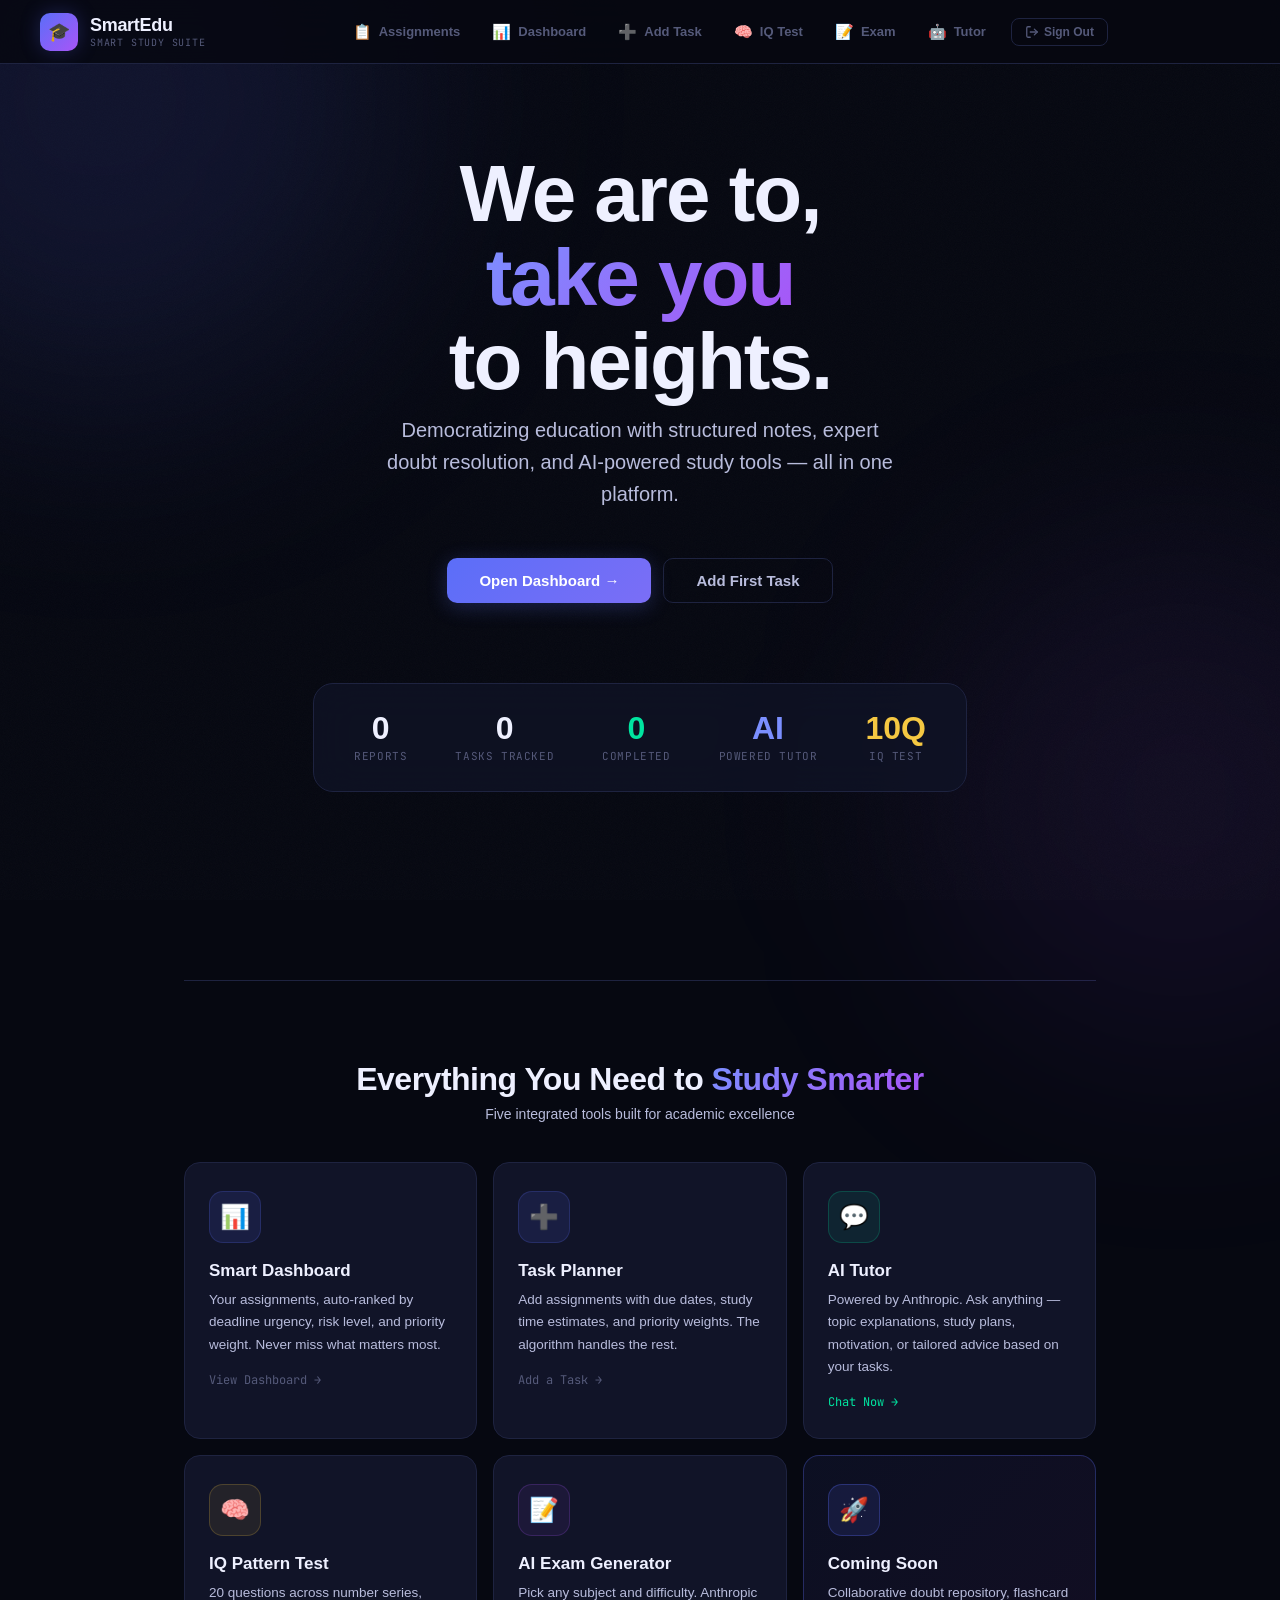
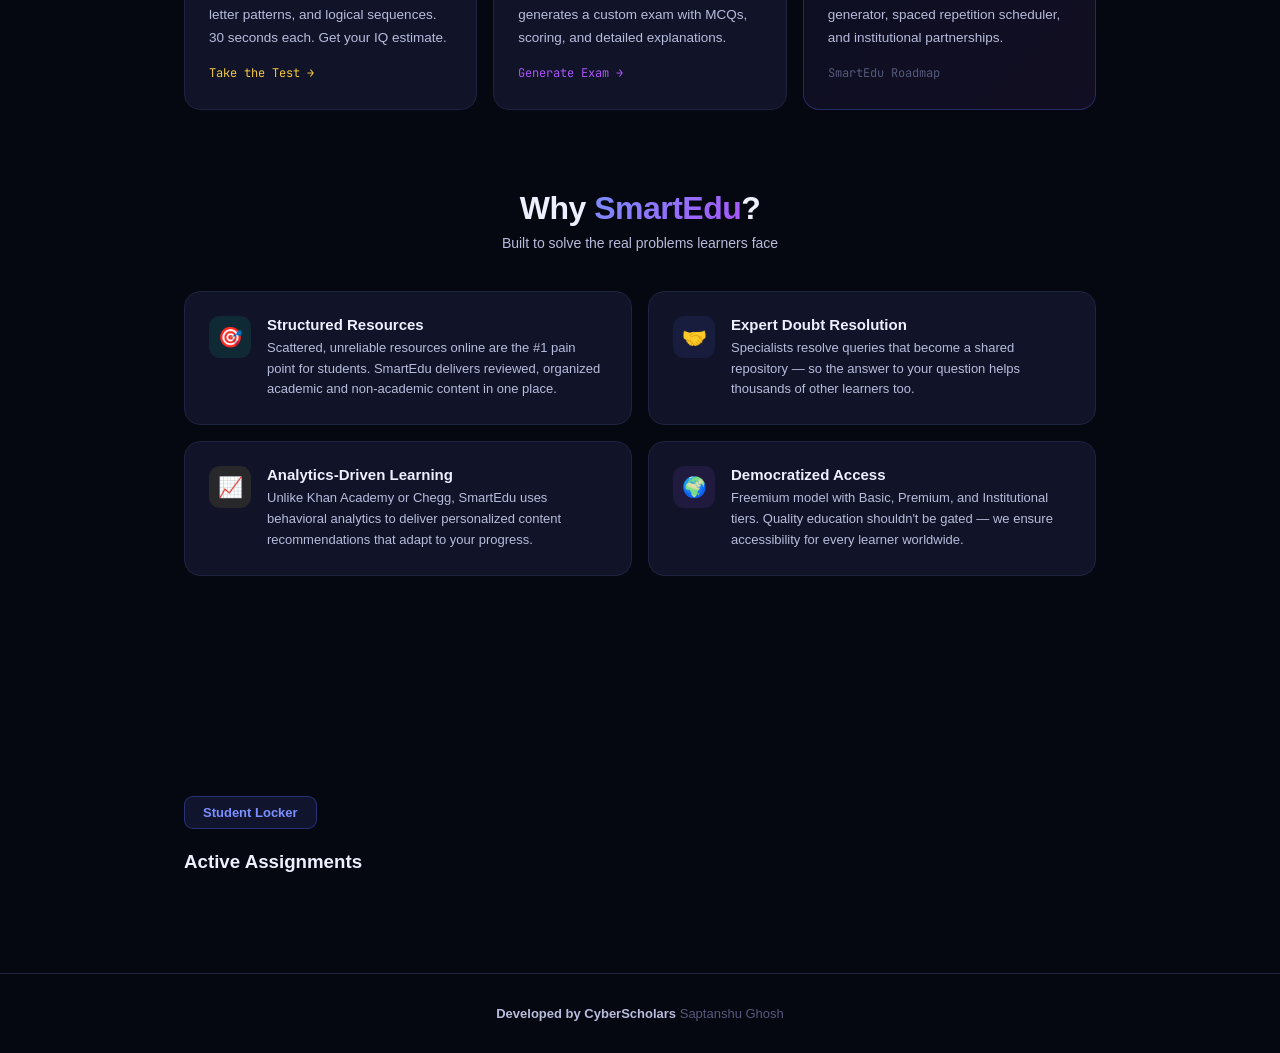
<file: index.html>
<!DOCTYPE html>
<html lang="en">

<head>
  <meta charset="UTF-8" />
  <meta name="viewport" content="width=device-width,initial-scale=1.0" />
  <title>SmartEdu — We are to Take you to Heights</title>
  <link rel="stylesheet" href="shared.css" />
  <style>
    body {
      overflow-x: hidden
    }

    .hero {
      min-height: calc(100vh - 64px);
      display: flex;
      flex-direction: column;
      align-items: center;
      justify-content: center;
      text-align: center;
      padding: 60px 24px 80px;
      position: relative;
    }

    .hero-noise {
      position: fixed;
      inset: 0;
      pointer-events: none;
      z-index: 0;
      opacity: .03;
      background-image: url("data:image/svg+xml,%3Csvg viewBox='0 0 256 256' xmlns='http://www.w3.org/2000/svg'%3E%3Cfilter id='n'%3E%3CfeTurbulence type='fractalNoise' baseFrequency='.9' numOctaves='4'/%3E%3C/filter%3E%3Crect width='100%25' height='100%25' filter='url(%23n)'/%3E%3C/svg%3E");
      background-size: 200px;
    }

    .orb {
      position: fixed;
      border-radius: 50%;
      filter: blur(120px);
      pointer-events: none;
      z-index: 0;
    }

    .orb1 {
      width: 600px;
      height: 600px;
      background: rgba(91, 110, 248, 0.12);
      top: -200px;
      left: -200px
    }

    .orb2 {
      width: 500px;
      height: 500px;
      background: rgba(168, 85, 247, 0.08);
      bottom: -150px;
      right: -150px
    }

    .hero>* {
      position: relative;
      z-index: 1
    }

    .hero-badge {
      display: inline-flex;
      align-items: center;
      gap: 8px;
      padding: 6px 16px 6px 8px;
      border-radius: 99px;
      background: var(--accent-dim);
      border: 1px solid rgba(91, 110, 248, .3);
      font-family: var(--font-m);
      font-size: 11.5px;
      color: var(--accent2);
      margin-bottom: 32px;
    }

    .hero-badge-dot {
      width: 7px;
      height: 7px;
      border-radius: 50%;
      background: var(--accent2);
      animation: pulse 2s infinite
    }

    h1 {
      font-family: var(--font-d);
      font-weight: 700;
      font-size: clamp(40px, 7vw, 80px);
      line-height: 1.05;
      letter-spacing: -2px;
      margin-bottom: 10px;
    }

    h1 .accent {
      background: linear-gradient(135deg, var(--accent2), var(--purple));
      -webkit-background-clip: text;
      -webkit-text-fill-color: transparent;
      background-clip: text;
    }

    .hero-tagline {
      font-size: clamp(14px, 2.5vw, 20px);
      color: var(--text2);
      max-width: 520px;
      margin: 0 auto 48px;
      line-height: 1.6;
      font-weight: 400;
    }

    .hero-cta {
      display: flex;
      gap: 12px;
      justify-content: center;
      flex-wrap: wrap;
      margin-bottom: 80px
    }

    .hero-stats {
      display: flex;
      gap: 48px;
      justify-content: center;
      flex-wrap: wrap;
      padding: 28px 40px;
      border-radius: 20px;
      background: rgba(17, 20, 40, .7);
      border: 1px solid var(--border);
      backdrop-filter: blur(20px);
    }

    .hero-stat {
      text-align: center
    }

    .hero-stat-val {
      font-family: var(--font-d);
      font-size: 32px;
      font-weight: 700;
      color: var(--text);
      line-height: 1
    }

    .hero-stat-lbl {
      font-size: 11px;
      color: var(--muted);
      margin-top: 5px;
      text-transform: uppercase;
      letter-spacing: .6px;
      font-family: var(--font-m)
    }

    .divider {
      width: 100%;
      height: 1px;
      background: var(--border);
      margin: 80px 0
    }

    .section-title {
      font-family: var(--font-d);
      font-weight: 700;
      font-size: 32px;
      letter-spacing: -.5px;
      margin-bottom: 8px;
    }

    .section-sub {
      font-size: 14px;
      color: var(--text2);
      margin-bottom: 40px
    }

    .features-grid {
      display: grid;
      grid-template-columns: repeat(3, 1fr);
      gap: 16px;
      margin-bottom: 80px
    }

    .feature-card {
      background: var(--card);
      border: 1px solid var(--border);
      border-radius: var(--r2);
      padding: 28px 24px;
      text-decoration: none;
      transition: all .3s cubic-bezier(.22, .68, 0, 1.2);
      position: relative;
      overflow: hidden;
      display: block;
    }

    .feature-card::before {
      content: '';
      position: absolute;
      inset: 0;
      opacity: 0;
      transition: opacity .3s;
      background: radial-gradient(circle at 50% 0%, var(--accent-glow), transparent 60%);
    }

    .feature-card:hover {
      transform: translateY(-4px);
      border-color: rgba(91, 110, 248, .4)
    }

    .feature-card:hover::before {
      opacity: 1
    }

    .f-icon {
      width: 52px;
      height: 52px;
      border-radius: 14px;
      display: flex;
      align-items: center;
      justify-content: center;
      font-size: 24px;
      margin-bottom: 18px;
      background: var(--accent-dim);
      border: 1px solid rgba(91, 110, 248, .2);
    }

    .f-title {
      font-family: var(--font-b);
      font-weight: 700;
      font-size: 17px;
      margin-bottom: 8px;
      color: var(--text)
    }

    .f-desc {
      font-size: 13.5px;
      color: var(--text2);
      line-height: 1.65;
      margin-bottom: 16px
    }

    .f-arrow {
      font-family: var(--font-m);
      font-size: 12px;
      color: var(--muted);
      transition: all .2s
    }

    .feature-card:hover .f-arrow {
      color: var(--accent2);
      transform: translateX(4px)
    }

    .pitch-grid {
      display: grid;
      grid-template-columns: 1fr 1fr;
      gap: 16px;
      margin-bottom: 80px
    }

    .pitch-card {
      background: var(--card);
      border: 1px solid var(--border);
      border-radius: var(--r2);
      padding: 24px;
      display: flex;
      gap: 16px;
      align-items: flex-start;
    }

    .pitch-icon {
      width: 42px;
      height: 42px;
      border-radius: 11px;
      flex-shrink: 0;
      display: flex;
      align-items: center;
      justify-content: center;
      font-size: 20px;
    }

    .pitch-title {
      font-weight: 700;
      font-size: 15px;
      margin-bottom: 5px;
      color: var(--text);
      font-family: var(--font-b)
    }

    .pitch-desc {
      font-size: 13px;
      color: var(--text2);
      line-height: 1.6
    }

    .team-section {
      text-align: center;
      margin-bottom: 80px
    }

    .team-grid {
      display: flex;
      gap: 16px;
      justify-content: center;
      flex-wrap: wrap;
      margin-top: 32px
    }

    .team-card {
      background: var(--card);
      border: 1px solid var(--border);
      border-radius: var(--r2);
      padding: 22px 28px;
      min-width: 160px;
      text-align: center;
    }

    .team-avatar {
      width: 54px;
      height: 54px;
      border-radius: 50%;
      margin: 0 auto 12px;
      display: flex;
      align-items: center;
      justify-content: center;
      font-size: 22px;
      background: linear-gradient(135deg, var(--accent-dim), rgba(168, 85, 247, .15));
      border: 2px solid rgba(91, 110, 248, .3);
    }

    .team-name {
      font-weight: 700;
      font-size: 14px;
      font-family: var(--font-b);
      color: var(--text)
    }

    .team-role {
      font-size: 11.5px;
      color: var(--muted);
      font-family: var(--font-m);
      margin-top: 4px
    }

    .footer {
      text-align: center;
      padding: 32px 24px;
      border-top: 1px solid var(--border);
      font-size: 13px;
      color: var(--muted);
    }

    .footer strong {
      color: var(--text2);
      font-weight: 600
    }

    @media(max-width:900px) {
      .features-grid {
        grid-template-columns: repeat(2, 1fr)
      }

      .hero-stats {
        gap: 28px;
        padding: 22px 28px
      }
    }

    @media(max-width:640px) {
      .features-grid {
        grid-template-columns: 1fr
      }

      .pitch-grid {
        grid-template-columns: 1fr
      }

      .hero-stats {
        flex-direction: column;
        gap: 18px
      }

      h1 {
        letter-spacing: -1px
      }
    }
  </style>
</head>

<body>

  <div class="hero-noise"></div>
  <div class="orb orb1"></div>
  <div class="orb orb2"></div>

 <header>
  <a class="logo" href="index.html">
    <div class="logo-icon">🎓</div>
    <div>
      <div class="logo-name">SmartEdu</div>
      <div class="logo-sub">Smart Study Suite</div>
    </div>
  </a>
  <nav>
    <a class="nav-link" href="portal.html"><span class="nav-icon">📋</span><span class="nav-label">Assignments</span></a>
    <a class="nav-link" href="dashboard.html"><span class="nav-icon">📊</span><span class="nav-label">Dashboard</span></a>
    <a class="nav-link" href="add.html"><span class="nav-icon">➕</span><span class="nav-label">Add Task</span></a>
    <a class="nav-link" href="iq.html"><span class="nav-icon">🧠</span><span class="nav-label">IQ Test</span></a>
    <a class="nav-link" href="exam.html"><span class="nav-icon">📝</span><span class="nav-label">Exam</span></a>
    <a class="nav-link" href="tutor.html"><span class="nav-icon">🤖</span><span class="nav-label">Tutor</span></a>
  </nav>
  <div id="user-nav-area" style="display:flex; align-items:center; gap:12px;">
    </div>
</header>

  <section class="hero">
    <h1>We are to,<br><span class="accent">take you</span><br>to heights.</h1>

    <p class="hero-tagline">
      Democratizing education with structured notes, expert doubt resolution, and AI-powered study tools — all in one
      platform.
    </p>

    <div class="hero-cta">
      <a href="dashboard.html" class="btn btn-primary" style="font-size:15px;padding:13px 32px;">Open Dashboard →</a>
      <a href="add.html" class="btn btn-ghost" style="font-size:15px;padding:13px 32px;">Add First Task</a>
    </div>

    <div class="hero-stats">
      <div class="stat-box">
        <div class="hero-stat-val" id="live-assign">0</div>
        <div class="hero-stat-lbl">Reports</div>
      </div>
      <div class="hero-stat">
        <div class="hero-stat-val" id="live-tasks">—</div>
        <div class="hero-stat-lbl">Tasks Tracked</div>
      </div>
      <div class="hero-stat">
        <div class="hero-stat-val" id="live-done" style="color:var(--green)">—</div>
        <div class="hero-stat-lbl">Completed</div>
      </div>
      <div class="hero-stat">
        <div class="hero-stat-val" style="color:var(--accent2)">AI</div>
        <div class="hero-stat-lbl">Powered Tutor</div>
      </div>
      <div class="hero-stat">
        <div class="hero-stat-val" style="color:var(--yellow)">10Q</div>
        <div class="hero-stat-lbl">IQ Test</div>
      </div>
    </div>
  </section>

  <main style="padding-top:0">
    <div class="divider"></div>

    <div class="page-header" style="text-align:center">
      <div class="section-title">Everything You Need to <span
          style="background:linear-gradient(135deg,var(--accent2),var(--purple));-webkit-background-clip:text;-webkit-text-fill-color:transparent;background-clip:text;">Study
          Smarter</span></div>
      <div class="section-sub">Five integrated tools built for academic excellence</div>
    </div>

    <div class="features-grid">
      <a class="feature-card slide-up" href="dashboard.html" style="animation-delay:0ms">
        <div class="f-icon">📊</div>
        <div class="f-title">Smart Dashboard</div>
        <div class="f-desc">Your assignments, auto-ranked by deadline urgency, risk level, and priority weight. Never
          miss what matters most.</div>
        <div class="f-arrow">View Dashboard →</div>
      </a>
      <a class="feature-card slide-up" href="add.html" style="animation-delay:60ms">
        <div class="f-icon">➕</div>
        <div class="f-title">Task Planner</div>
        <div class="f-desc">Add assignments with due dates, study time estimates, and priority weights. The algorithm
          handles the rest.</div>
        <div class="f-arrow">Add a Task →</div>
      </a>
      <a class="feature-card slide-up" href="tutor.html" style="animation-delay:120ms">
        <div class="f-icon" style="background:rgba(0,229,160,.08);border-color:rgba(0,229,160,.2)">💬</div>
        <div class="f-title">AI Tutor</div>
        <div class="f-desc">Powered by Anthropic. Ask anything — topic explanations, study plans, motivation, or tailored
          advice based on your tasks.</div>
        <div class="f-arrow" style="color:var(--green)">Chat Now →</div>
      </a>
      <a class="feature-card slide-up" href="iq.html" style="animation-delay:180ms">
        <div class="f-icon" style="background:rgba(245,200,66,.08);border-color:rgba(245,200,66,.2)">🧠</div>
        <div class="f-title">IQ Pattern Test</div>
        <div class="f-desc">20 questions across number series, letter patterns, and logical sequences. 30 seconds each.
          Get your IQ estimate.</div>
        <div class="f-arrow" style="color:var(--yellow)">Take the Test →</div>
      </a>
      <a class="feature-card slide-up" href="exam.html" style="animation-delay:240ms">
        <div class="f-icon" style="background:rgba(168,85,247,.08);border-color:rgba(168,85,247,.2)">📝</div>
        <div class="f-title">AI Exam Generator</div>
        <div class="f-desc">Pick any subject and difficulty. Anthropic generates a custom exam with MCQs, scoring, and
          detailed explanations.</div>
        <div class="f-arrow" style="color:var(--purple)">Generate Exam →</div>
      </a>
      <div class="feature-card slide-up"
        style="animation-delay:300ms;background:linear-gradient(135deg,rgba(91,110,248,.08),rgba(168,85,247,.08));border-color:rgba(91,110,248,.3);cursor:default">
        <div class="f-icon" style="background:rgba(91,110,248,.12);border-color:rgba(91,110,248,.3)">🚀</div>
        <div class="f-title">Coming Soon</div>
        <div class="f-desc">Collaborative doubt repository, flashcard generator, spaced repetition scheduler, and
          institutional partnerships.</div>
        <div class="f-arrow" style="color:var(--muted)">SmartEdu Roadmap</div>
      </div>
    </div>

    <div class="page-header" style="text-align:center">
      <div class="section-title">Why <span
          style="background:linear-gradient(135deg,var(--accent2),var(--purple));-webkit-background-clip:text;-webkit-text-fill-color:transparent;background-clip:text;">SmartEdu</span>?
      </div>
      <div class="section-sub">Built to solve the real problems learners face</div>
    </div>

    <div class="pitch-grid">
      <div class="pitch-card slide-up" style="animation-delay:0ms">
        <div class="pitch-icon" style="background:rgba(0,229,160,.1)">🎯</div>
        <div>
          <div class="pitch-title">Structured Resources</div>
          <div class="pitch-desc">Scattered, unreliable resources online are the #1 pain point for students. SmartEdu
            delivers reviewed, organized academic and non-academic content in one place.</div>
        </div>
      </div>
      <div class="pitch-card slide-up" style="animation-delay:60ms">
        <div class="pitch-icon" style="background:rgba(91,110,248,.1)">🤝</div>
        <div>
          <div class="pitch-title">Expert Doubt Resolution</div>
          <div class="pitch-desc">Specialists resolve queries that become a shared repository — so the answer to your
            question helps thousands of other learners too.</div>
        </div>
      </div>
      <div class="pitch-card slide-up" style="animation-delay:120ms">
        <div class="pitch-icon" style="background:rgba(245,200,66,.1)">📈</div>
        <div>
          <div class="pitch-title">Analytics-Driven Learning</div>
          <div class="pitch-desc">Unlike Khan Academy or Chegg, SmartEdu uses behavioral analytics to deliver
            personalized content recommendations that adapt to your progress.</div>
        </div>
      </div>
      <div class="pitch-card slide-up" style="animation-delay:180ms">
        <div class="pitch-icon" style="background:rgba(168,85,247,.1)">🌍</div>
        <div>
          <div class="pitch-title">Democratized Access</div>
          <div class="pitch-desc">Freemium model with Basic, Premium, and Institutional tiers. Quality education
            shouldn't be gated — we ensure accessibility for every learner worldwide.</div>
        </div>
      </div>
    </div>
  </main>

  <main class="portal-container">
    <div class="tabs">
      <button class="tab-btn active" id="tab-student" onclick="showTab('student')">Student Locker</button>
    </div>

    <section id="teacher-view" class="view-panel" style="display:none;">
      <div class="card">
        <h3>Create New Assignment</h3>
        <input type="text" id="a-title" placeholder="Assignment Title (e.g. Physics Lab Report)">
        <textarea id="a-desc" placeholder="Instructions or Question details..."></textarea>
        <button class="action-btn" onclick="postAssignment()">Post to Class</button>
      </div>
    </section>

    <section id="student-view" class="view-panel">
      <h3>Active Assignments</h3>
      <div id="assignment-list" class="list-container">
      </div>
    </section>
  </main>

  <footer class="footer">
    <strong>Developed by CyberScholars</strong> Saptanshu Ghosh
  </footer>

  <script src="shared.js"></script>
  <script>
    const assignments = JSON.parse(localStorage.getItem('SmartEdu_Assignments') || '[]');
    const pendingReports = assignments.filter(a => !a.userSubmitted).length;
    document.getElementById('live-assign').textContent = pendingReports;
    const tasks = loadTasks();
    document.getElementById('live-tasks').textContent = tasks.length;
    document.getElementById('live-done').textContent = tasks.filter(t => t.completed).length;
  </script>
</body>

</html>
</file>
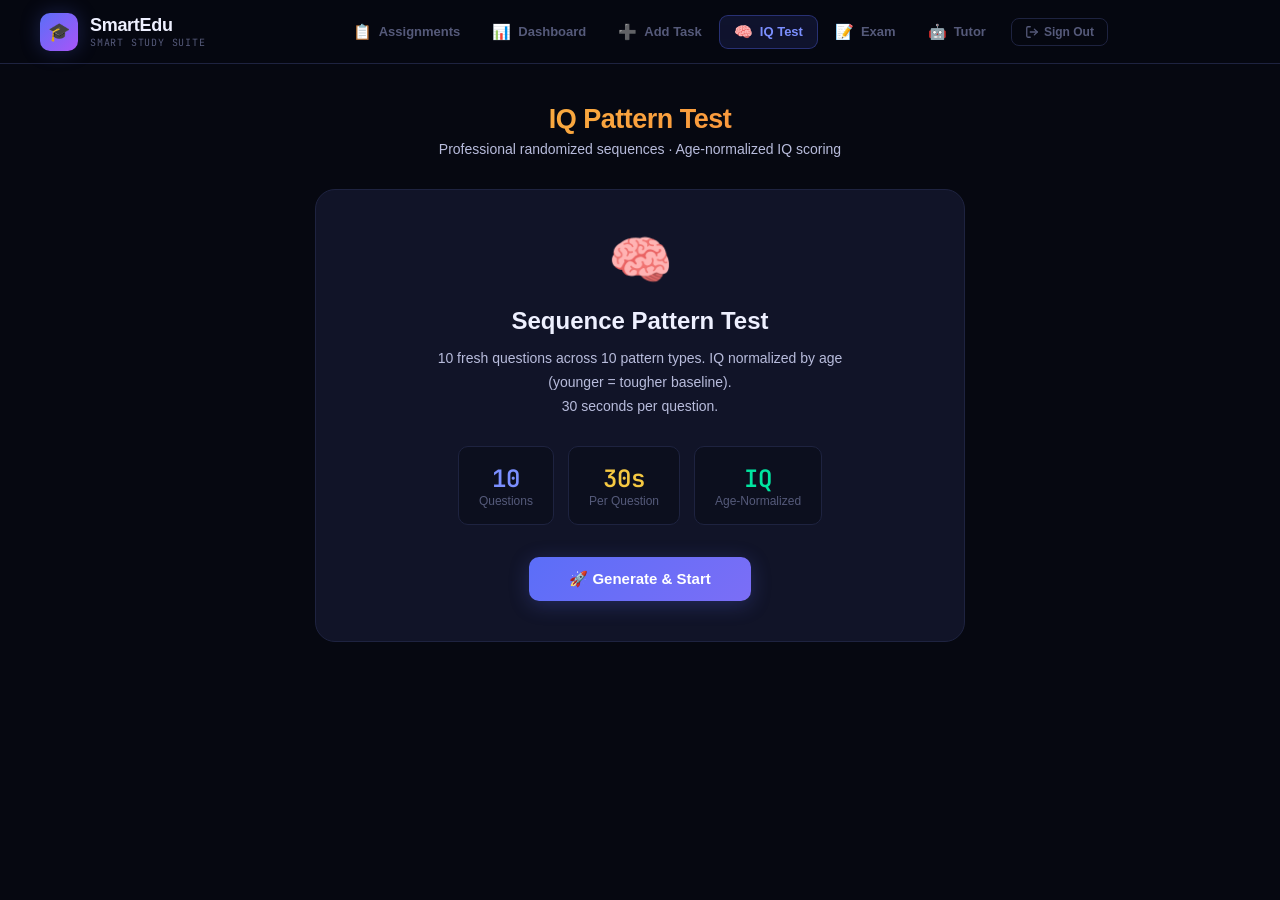
<file: iq.html>
<!DOCTYPE html>
<html lang="en">

<head>
    <script src="security.js"></script>
    <meta charset="UTF-8">
    <meta name="viewport" content="width=device-width, initial-scale=1.0">
    <title>SmartEdu — IQ Pattern Test</title>
    <link rel="stylesheet" href="shared.css">
    <style>
        .hidden { display: none !important; }

        .iq-ring {
            width: 120px; height: 120px; border-radius: 50%;
            background: conic-gradient(var(--yellow) var(--pct), var(--surface) 0);
            display: flex; align-items: center; justify-content: center;
            margin: 0 auto 16px;
        }
        .iq-ring-val {
            width: 100px; height: 100px; border-radius: 50%;
            background: var(--card); display: flex; align-items: center;
            justify-content: center; font-size: 32px; font-weight: 800;
            font-family: var(--font-m);
        }
        .score-breakdown {
            display: flex; justify-content: space-around;
            background: var(--surface); border: 1px solid var(--border);
            border-radius: 12px; padding: 16px; margin-bottom: 24px;
        }
        .sc-val { font-size: 24px; font-weight: 800; font-family: var(--font-m); }
        .sc-lbl { font-size: 11px; color: var(--muted); text-transform: uppercase; letter-spacing: .5px; font-family: var(--font-m); }

        .seq-badge {
            display: inline-block; font-size: 11px; padding: 4px 12px;
            border-radius: 20px; background: rgba(245,200,66,.1);
            color: var(--yellow); border: 1px solid rgba(245,200,66,.2);
            margin-bottom: 12px; text-transform: uppercase; letter-spacing: 1px;
            font-family: var(--font-m);
        }
        .q-series-iq {
            font-size: 26px; font-weight: 700; color: var(--text);
            letter-spacing: 5px; margin: 20px 0; padding: 22px;
            background: var(--surface); border-radius: 14px;
            border: 1px solid var(--border); text-align: center;
            font-family: var(--font-m);
        }
        .opt-btn-iq {
            background: var(--card2); border: 1px solid var(--border);
            border-radius: 12px; padding: 15px 20px; font-size: 17px;
            color: var(--text); cursor: pointer; font-family: var(--font-m);
            transition: all 0.2s; font-weight: 600; text-align: center;
            width: 100%;
        }
        .opt-btn-iq:hover:not(.disabled) {
            border-color: var(--yellow); background: rgba(245,200,66,.08);
            transform: translateY(-2px);
        }
        .opt-btn-iq.correct { background: rgba(0,229,160,.12); border-color: var(--green); color: var(--green); }
        .opt-btn-iq.wrong   { background: rgba(255,61,107,.12); border-color: var(--red); color: var(--red); }
        .opt-btn-iq.disabled { pointer-events: none; opacity: 0.7; }

        .options-iq { display: grid; grid-template-columns: 1fr 1fr; gap: 12px; margin-top: 20px; }

        .type-row {
            background: var(--surface); border: 1px solid var(--border);
            display: flex; justify-content: space-between;
            padding: 11px 16px; border-radius: 8px; margin-bottom: 8px;
            font-family: var(--font-m); font-size: 13px; color: var(--text2);
        }
        .iq-card {
            background: var(--card); border: 1px solid var(--border);
            border-radius: 20px; padding: 40px; max-width: 650px;
            margin: 0 auto; text-align: center;
        }
        .timer-pill-iq {
            font-family: var(--font-m); font-size: 14px; font-weight: 700;
            padding: 6px 18px; border-radius: 99px;
            background: rgba(245,200,66,.08); color: var(--yellow);
            border: 1px solid rgba(245,200,66,.3); display: inline-block;
        }
        .timer-pill-iq.red { background: rgba(255,61,107,.08); color: var(--red); border-color: rgba(255,61,107,.3); }

        .iq-explain {
            background: rgba(245,200,66,.05); border-left: 3px solid var(--yellow);
            color: var(--text2); padding: 14px 18px; margin-top: 16px;
            border-radius: 0 10px 10px 0; font-size: 13.5px; line-height: 1.7;
            text-align: left;
        }
        .iq-explain strong { color: var(--yellow); }

        @media(max-width:600px) {
            .options-iq { grid-template-columns: 1fr; }
            .iq-card { padding: 22px 16px; }
            .q-series-iq { font-size: 18px; letter-spacing: 3px; }
        }
    </style>
</head>

<body>
    <header>
        <a class="logo" href="index.html">
            <div class="logo-icon">🎓</div>
            <div>
                <div class="logo-name">SmartEdu</div>
                <div class="logo-sub">Smart Study Suite</div>
            </div>
        </a>
        <nav>
            <a class="nav-link" href="portal.html"><span class="nav-icon">📋</span><span class="nav-label">Assignments</span></a>
            <a class="nav-link" href="dashboard.html"><span class="nav-icon">📊</span><span class="nav-label">Dashboard</span></a>
            <a class="nav-link" href="add.html"><span class="nav-icon">➕</span><span class="nav-label">Add Task</span></a>
            <a class="nav-link" href="iq.html"><span class="nav-icon">🧠</span><span class="nav-label">IQ Test</span></a>
            <a class="nav-link" href="exam.html"><span class="nav-icon">📝</span><span class="nav-label">Exam</span></a>
            <a class="nav-link" href="tutor.html"><span class="nav-icon">🤖</span><span class="nav-label">Tutor</span></a>
        </nav>
        <div id="user-nav-area" style="display:flex;align-items:center;gap:12px;"></div>
    </header>

    <main>
        <div class="page-header" style="text-align:center">
            <div class="page-title" style="background:linear-gradient(135deg,var(--yellow),var(--orange));-webkit-background-clip:text;-webkit-text-fill-color:transparent;background-clip:text;">
                IQ Pattern Test
            </div>
            <div class="page-sub">Professional randomized sequences · Age-normalized IQ scoring</div>
        </div>

        <!-- START -->
        <div id="start-screen">
            <div class="iq-card slide-up">
                <div style="font-size:52px;margin-bottom:16px">🧠</div>
                <h2 style="font-family:var(--font-d);font-weight:700;font-size:24px;margin-bottom:12px;">Sequence Pattern Test</h2>
                <p style="color:var(--text2);font-size:14px;max-width:420px;margin:0 auto 28px;line-height:1.7;">
                    10 fresh questions across 10 pattern types. IQ normalized by age (younger = tougher baseline).<br>30 seconds per question.
                </p>
                <div style="display:flex;gap:14px;justify-content:center;flex-wrap:wrap;margin-bottom:32px;">
                    <div style="background:var(--surface);border:1px solid var(--border);border-radius:10px;padding:16px 20px;">
                        <div style="font-size:24px;font-weight:600;color:var(--accent2);font-family:var(--font-m)">10</div>
                        <div style="font-size:12px;color:var(--muted)">Questions</div>
                    </div>
                    <div style="background:var(--surface);border:1px solid var(--border);border-radius:10px;padding:16px 20px;">
                        <div style="font-size:24px;font-weight:600;color:var(--yellow);font-family:var(--font-m)">30s</div>
                        <div style="font-size:12px;color:var(--muted)">Per Question</div>
                    </div>
                    <div style="background:var(--surface);border:1px solid var(--border);border-radius:10px;padding:16px 20px;">
                        <div style="font-size:24px;font-weight:600;color:var(--green);font-family:var(--font-m)">IQ</div>
                        <div style="font-size:12px;color:var(--muted)">Age-Normalized</div>
                    </div>
                </div>
                <button class="btn btn-primary" onclick="startTest()" style="font-size:15px;padding:13px 40px;">🚀 Generate &amp; Start</button>
            </div>
        </div>

        <!-- TEST -->
        <div id="test-screen" class="hidden">
            <div style="display:flex;align-items:center;justify-content:space-between;margin-bottom:16px;flex-wrap:wrap;gap:12px;">
                <div style="font-size:14px;color:var(--muted);font-family:var(--font-m)">Question <span id="q-num">1</span>/10</div>
                <div class="timer-pill-iq" id="timer">30s</div>
            </div>
            <div class="progress-wrap">
                <div class="progress-fill" id="prog" style="width:0%"></div>
            </div>
            <div id="q-area"></div>
            <div style="text-align:right;">
                <button class="btn btn-ghost" id="next-btn" onclick="nextQ()" style="display:none;margin-top:20px;">Next →</button>
            </div>
        </div>

        <!-- AGE -->
        <div id="age-screen" class="hidden">
            <div class="iq-card" style="max-width:450px">
                <div style="font-size:48px;margin-bottom:16px">📊</div>
                <h3 style="font-family:var(--font-d);font-weight:700;font-size:22px;margin-bottom:12px;">Test Complete!</h3>
                <p style="color:var(--text2);font-size:14px;margin-bottom:24px;line-height:1.6;">
                    Enter your age to get an age-normalized IQ score.
                </p>
                <div style="max-width:220px;margin:0 auto 20px;">
                    <label style="display:block;text-align:left;margin-bottom:8px;font-weight:600;font-size:11px;color:var(--muted);text-transform:uppercase;letter-spacing:.7px;font-family:var(--font-m)">Your Age</label>
                    <input type="number" id="age-in" min="5" max="99" placeholder="e.g. 16"
                        class="field"
                        style="width:100%;text-align:center;font-size:24px;font-weight:600;padding:12px;border:1px solid var(--border);border-radius:10px;background:var(--surface);color:var(--text);outline:none;font-family:var(--font-m);"
                        onfocus="this.style.borderColor='var(--accent)'" onblur="this.style.borderColor='var(--border)'">
                </div>
                <div id="age-err" style="color:var(--red);font-size:13px;margin-bottom:12px;font-family:var(--font-m)"></div>
                <button class="btn btn-primary" onclick="calcIQ()" style="width:100%;justify-content:center;">Calculate My IQ →</button>
            </div>
        </div>

        <!-- RESULT -->
        <div id="result-screen" class="hidden">
            <div class="iq-card" style="max-width:600px">
                <div style="font-size:48px;margin-bottom:8px" id="res-emoji">🎖️</div>
                <div class="iq-ring" id="iq-ring" style="--pct:60%">
                    <div class="iq-ring-val" id="iq-val" style="color:var(--yellow)">—</div>
                </div>
                <div style="font-family:var(--font-d);font-size:22px;font-weight:700;margin-bottom:4px" id="iq-band"></div>
                <div style="color:var(--text2);font-size:14px;margin-bottom:24px" id="iq-desc"></div>

                <div class="score-breakdown">
                    <div>
                        <div class="sc-val" style="color:var(--green)" id="res-raw"></div>
                        <div class="sc-lbl">Score</div>
                    </div>
                    <div>
                        <div class="sc-val" style="color:var(--yellow)" id="res-age"></div>
                        <div class="sc-lbl">Age</div>
                    </div>
                    <div>
                        <div class="sc-val" style="color:var(--accent2)" id="res-pct"></div>
                        <div class="sc-lbl">Accuracy</div>
                    </div>
                </div>

                <div style="font-size:12px;color:var(--muted);padding:12px 16px;background:var(--surface);border-radius:8px;border:1px solid var(--border);margin-bottom:24px;line-height:1.7;font-family:var(--font-m)">
                    IQ = 100 + 15 × (score/10 − 0.5) × age_factor &nbsp;|&nbsp; age_factor = clamp(15/age, 0.5, 2.0)
                </div>

                <div id="type-breakdown" style="text-align:left;margin-bottom:24px;"></div>
                <div style="display:flex;gap:12px;justify-content:center;flex-wrap:wrap;margin-bottom:32px;">
                    <button class="btn btn-primary" onclick="restartTest()">🔄 New Test</button>
                    <a class="btn btn-ghost" href="dashboard.html">Dashboard</a>
                </div>
                <div id="review-area"></div>
            </div>
        </div>
    </main>

    <script src="shared.js"></script>
    <script>
        const rInt = (lo, hi) => Math.floor(Math.random() * (hi - lo + 1)) + lo;
        const r2 = n => Math.round(n * 100) / 100;
        const shuffleArr = a => [...a].sort(() => Math.random() - 0.5);

        const GENS = [
            () => { const a=rInt(2,15),d=rInt(1,8),n=5; const s=Array.from({length:n},(_,i)=>a+i*d); const ans=a+n*d; return {type:'AP',series:s,answer:ans,explain:`First term <strong>${a}</strong>, common difference <strong>${d}</strong>. Next = ${r2(ans)}`}; },
            () => { const a=rInt(1,5),r=rInt(2,3),n=5; const s=Array.from({length:n},(_,i)=>a*Math.pow(r,i)); const ans=a*Math.pow(r,n); return {type:'GP',series:s,answer:ans,explain:`First <strong>${a}</strong>, common ratio <strong>${r}</strong>. Next = ${r2(ans)}`}; },
            () => { const a=rInt(1,3),d=rInt(1,2),r=rInt(2,3),n=5; const s=Array.from({length:n},(_,i)=>a+i*d*Math.pow(r,i)); const ans=a+n*d*Math.pow(r,n); return {type:'APGP',series:s,answer:ans,explain:`Term n: a + n·d·r<sup>n</sup>. Next = ${r2(ans)}`}; },
            () => { const a=rInt(2,6),d=rInt(1,3),n=5; const s=Array.from({length:n},(_,i)=>1/(a+i*d)); const ans=1/(a+n*d); const apTerms=Array.from({length:n+1},(_,i)=>a+i*d); return {type:'1/AP',series:s,answer:ans,explain:`Denominators form AP: ${apTerms.slice(0,5).join(', ')}… Next denom ${apTerms[5]}, value = ${r2(ans)}`}; },
            () => { const a=rInt(1,3),r=2,n=5; const s=Array.from({length:n},(_,i)=>1/(a*Math.pow(r,i))); const ans=1/(a*Math.pow(r,n)); return {type:'1/GP',series:s,answer:ans,explain:`Denominators form GP with ratio ${r}. Next = ${r2(ans)}`}; },
            () => { const off=rInt(1,6),n=5; const s=Array.from({length:n},(_,i)=>Math.pow(off+i,2)); const ans=Math.pow(off+n,2); return {type:'n²',series:s,answer:ans,explain:`Perfect squares starting at ${off}². Next: (${off+n})² = ${ans}`}; },
            () => { const off=rInt(1,4),n=5; const s=Array.from({length:n},(_,i)=>1/Math.pow(off+i,2)); const ans=1/Math.pow(off+n,2); return {type:'1/n²',series:s,answer:ans,explain:`Denominators are squares from ${off}. Next denom (${off+n})² = ${(off+n)**2}, value = ${r2(ans)}`}; },
            () => { const off=rInt(1,5),n=5; const s=Array.from({length:n},(_,i)=>(off+i)*(off+i+1)); const k=off+n; const ans=k*(k+1); return {type:'n(n+1)',series:s,answer:ans,explain:`Pronic numbers. Next: ${k} × ${k+1} = ${ans}`}; },
            () => { const off=rInt(1,3),n=5; const s=Array.from({length:n},(_,i)=>Math.pow(off+i,3)); const ans=Math.pow(off+n,3); return {type:'n³',series:s,answer:ans,explain:`Perfect cubes starting at ${off}³. Next: (${off+n})³ = ${ans}`}; },
            () => { const a=rInt(1,5),b=rInt(a+1,a+5); const s=[a,b]; for(let i=2;i<6;i++)s.push(s[i-1]+s[i-2]); const ans=s[5]; return {type:'Fib',series:s.slice(0,5),answer:ans,explain:`Fibonacci-style: each term = sum of previous two. ${s[3]} + ${s[4]} = ${ans}`}; }
        ];

        let questions=[], qIdx=0, score=0, timerInt=null, tLeft=30, answered=false, userAnswers=[], typeScores={};

        function buildOptions(answer) {
            const pool = new Set([r2(answer)]);
            const deltas = answer % 1 !== 0 ? [0.05, 0.1, -0.05, -0.1] : [1, 2, 3, -1, -2];
            let attempts = 0;
            while (pool.size < 4 && attempts < 100) {
                attempts++;
                const d = deltas[Math.floor(Math.random() * deltas.length)];
                const v = r2(answer + d);
                if (v !== 0 && !isNaN(v)) pool.add(v);
            }
            let fb = r2(answer + 2);
            while (pool.size < 4) { if (!isNaN(fb)) pool.add(fb); fb = r2(fb + 1); }
            return shuffleArr([...pool]).map(v => String(v));
        }

        function startTest() {
            const gens = shuffleArr(GENS);
            questions = gens.map(g => {
                const raw = g();
                const ans = String(r2(raw.answer));
                let opts = buildOptions(r2(raw.answer));
                if (!opts.includes(ans)) opts[0] = ans;
                return { ...raw, opts: shuffleArr(opts), answer: ans };
            });
            qIdx = 0; score = 0; userAnswers = []; typeScores = {};
            document.getElementById('start-screen').classList.add('hidden');
            document.getElementById('test-screen').classList.remove('hidden');
            showQ();
        }

        function showQ() {
            answered = false;
            document.getElementById('next-btn').style.display = 'none';
            const q = questions[qIdx];
            document.getElementById('q-num').textContent = qIdx + 1;
            document.getElementById('prog').style.width = (qIdx / 10) * 100 + '%';
            const labels = ['A', 'B', 'C', 'D'];
            const serDisp = q.series.map(v => r2(v)).join('  ,  ');
            document.getElementById('q-area').innerHTML = `
                <div class="q-card">
                    <div class="seq-badge">${q.type}</div>
                    <div style="font-size:12px;font-weight:700;color:var(--muted);margin-bottom:10px;font-family:var(--font-m);letter-spacing:.5px">
                        QUESTION ${qIdx+1} OF 10 — FIND THE NEXT TERM
                    </div>
                    <div class="q-series-iq">${serDisp}  ,  <span style="color:var(--yellow)">?</span></div>
                    <div class="options-iq" id="opts">
                        ${q.opts.map((o, i) => `
                            <button class="opt-btn-iq" id="opt-${i}" onclick="selectOpt(${i})">
                                <span style="font-size:11px;font-weight:700;color:var(--muted);margin-right:10px;">${labels[i]}</span>${o}
                            </button>`).join('')}
                    </div>
                </div>`;
            startTimer();
        }

        function startTimer() {
            clearInterval(timerInt); tLeft = 30; updateTimer();
            timerInt = setInterval(() => { tLeft--; updateTimer(); if (tLeft <= 0) { clearInterval(timerInt); onTimeout(); } }, 1000);
        }

        function updateTimer() {
            const el = document.getElementById('timer');
            el.textContent = tLeft + 's';
            el.className = 'timer-pill-iq' + (tLeft < 10 ? ' red' : '');
        }

        function onTimeout() {
            if (answered) return;
            answered = true;
            const q = questions[qIdx];
            pushAnswer(q, null, false, true);
            const ci = q.opts.indexOf(q.answer);
            if (ci !== -1) document.getElementById(`opt-${ci}`).classList.add('correct');
            document.querySelectorAll('.opt-btn-iq').forEach(b => b.classList.add('disabled'));
            showExplain(q, null, true);
            document.getElementById('next-btn').style.display = 'inline-flex';
        }

        function selectOpt(i) {
            if (answered) return;
            answered = true;
            clearInterval(timerInt);
            const q = questions[qIdx];
            const chosen = q.opts[i];
            const correct = chosen === q.answer;
            if (correct) score++;
            pushAnswer(q, chosen, correct, false);
            const ci = q.opts.indexOf(q.answer);
            document.querySelectorAll('.opt-btn-iq').forEach((b, bi) => {
                b.classList.add('disabled');
                if (bi === ci) b.classList.add('correct');
                else if (bi === i && !correct) b.classList.add('wrong');
            });
            showExplain(q, correct, false);
            document.getElementById('next-btn').style.display = 'inline-flex';
        }

        function pushAnswer(q, chosen, correct, timedOut) {
            userAnswers.push({ q, chosen, correct, timedOut });
            if (!typeScores[q.type]) typeScores[q.type] = { c: 0, t: 0 };
            typeScores[q.type].t++;
            if (correct) typeScores[q.type].c++;
        }

        function showExplain(q, correct, timedOut) {
            const icon = timedOut ? '⏰ Time\'s up!' : correct ? '✅ Correct!' : '❌ Incorrect';
            const card = document.querySelector('#q-area .q-card');
            const d = document.createElement('div');
            d.className = 'iq-explain';
            d.innerHTML = `<strong>${icon}</strong><br>${q.explain}`;
            card.appendChild(d);
        }

        function nextQ() {
            qIdx++;
            if (qIdx >= 10) {
                clearInterval(timerInt);
                document.getElementById('test-screen').classList.add('hidden');
                document.getElementById('age-screen').classList.remove('hidden');
                document.getElementById('age-in').focus();
            } else { showQ(); }
        }

        function calcIQ() {
            const errEl = document.getElementById('age-err');
            const age = parseInt(document.getElementById('age-in').value);
            if (isNaN(age) || age < 5 || age > 99) {
                errEl.textContent = 'Please enter a valid age (5–99).'; return;
            }
            errEl.textContent = '';
            const ageFactor = Math.max(0.5, Math.min(2.0, 15 / age));
            const iq = Math.round(100 + 15 * ((score / 10) - 0.5) * ageFactor);
            document.getElementById('age-screen').classList.add('hidden');
            document.getElementById('result-screen').classList.remove('hidden');

            const BANDS = [
                { min: 130, emoji: '🧑‍🎓', label: 'Gifted',        desc: 'Top 2% — Exceptional reasoning ability.' },
                { min: 120, emoji: '🎖️',  label: 'Very Superior', desc: 'Top 10% — Outstanding cognitive skills.' },
                { min: 110, emoji: '👍',  label: 'High Average',   desc: 'Top 25% — Strong pattern recognition.' },
                { min: 90,  emoji: '✅',  label: 'Average',        desc: 'Solid reasoning and pattern skills.' },
                { min: 80,  emoji: '📈',  label: 'Low Average',    desc: 'Keep practicing — patterns improve with time!' },
                { min: 0,   emoji: '🔄',  label: 'Below Average',  desc: 'Try again — random series can be tricky!' }
            ];
            const band = BANDS.find(b => iq >= b.min) || BANDS[BANDS.length - 1];

            document.getElementById('res-emoji').textContent = band.emoji;
            document.getElementById('iq-val').textContent = iq;
            document.getElementById('iq-band').textContent = band.label;
            document.getElementById('iq-desc').textContent = band.desc;
            document.getElementById('res-raw').textContent = score + '/10';
            document.getElementById('res-age').textContent = age;
            document.getElementById('res-pct').textContent = Math.round((score / 10) * 100) + '%';

            const pct = Math.min(100, Math.max(0, Math.round((iq - 70) / 75 * 100)));
            document.getElementById('iq-ring').style.setProperty('--pct', pct + '%');

            document.getElementById('type-breakdown').innerHTML = `
                <div style="font-weight:700;font-size:11px;color:var(--muted);text-transform:uppercase;letter-spacing:.5px;margin-bottom:12px;font-family:var(--font-m)">Score by Pattern Type</div>
                ${Object.entries(typeScores).map(([t,v]) => `
                    <div class="type-row">
                        <span>${t}</span>
                        <span style="font-weight:600;color:${v.c>0?'var(--green)':'var(--red)'}">${v.c}/${v.t}</span>
                    </div>`).join('')}`;

            document.getElementById('review-area').innerHTML = `
                <div style="font-weight:700;font-size:11px;color:var(--muted);text-transform:uppercase;letter-spacing:.5px;margin-bottom:16px;font-family:var(--font-m)">Full Review</div>
                ${userAnswers.map((ua, i) => {
                    const icon = ua.timedOut ? '⏰ Timed Out' : ua.correct ? '✅ Correct' : '❌ Wrong';
                    const serDisp = ua.q.series.map(v => r2(v)).join(', ');
                    return `
                        <div style="margin-bottom:14px;padding:20px;background:var(--surface);border:1px solid var(--border);border-radius:12px;text-align:left;">
                            <div class="seq-badge">${ua.q.type}</div>
                            <div style="font-size:14px;font-weight:600;margin-bottom:10px">${icon} — Q${i+1}</div>
                            <div style="font-size:18px;letter-spacing:3px;margin-bottom:12px;font-family:var(--font-m);color:var(--text2)">${serDisp}</div>
                            <div style="font-size:13px;color:var(--muted);margin-bottom:10px;font-family:var(--font-m)">
                                Your answer: <span style="color:${ua.correct?'var(--green)':'var(--red)'}">${ua.chosen ?? 'No answer'}</span>
                                &nbsp;·&nbsp;
                                Correct: <span style="color:var(--green);font-weight:600">${ua.q.answer}</span>
                            </div>
                            <div class="iq-explain">${ua.q.explain}</div>
                        </div>`;
                }).join('')}`;
        }

        function restartTest() {
            document.getElementById('result-screen').classList.add('hidden');
            document.getElementById('start-screen').classList.remove('hidden');
        }

        document.addEventListener('keydown', e => {
            if (e.key >= '1' && e.key <= '4' && !answered && !document.getElementById('test-screen').classList.contains('hidden'))
                selectOpt(parseInt(e.key) - 1);
            if (e.key === 'Enter' && document.activeElement === document.getElementById('age-in')) calcIQ();
        });
    </script>
</body>
</html>
</file>
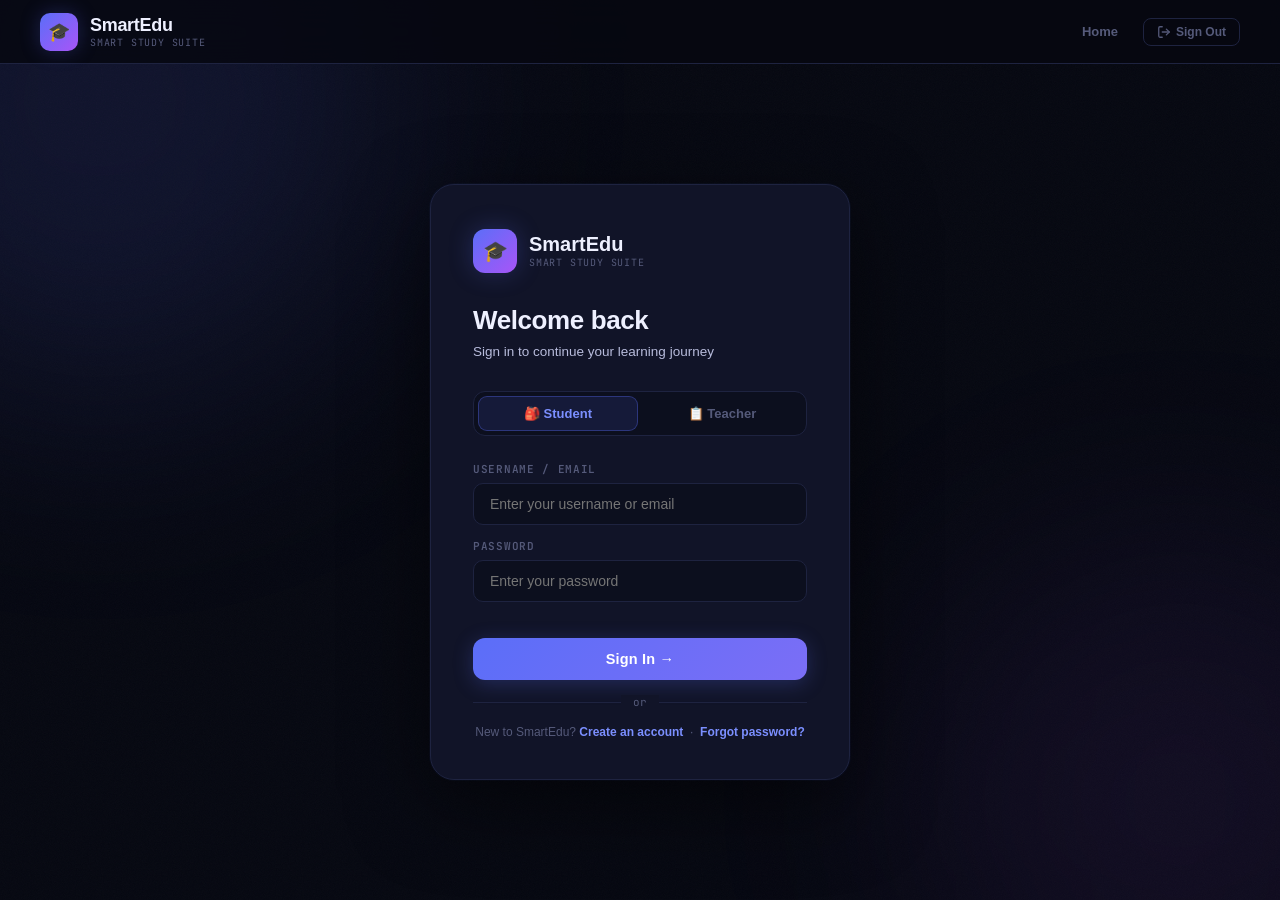
<file: portal.html>
<!DOCTYPE html>
<html lang="en">
<head>
  <meta charset="UTF-8"/>
  <meta name="viewport" content="width=device-width,initial-scale=1.0"/>
  <title>SmartEdu — Assignment Portal</title>
  <link rel="stylesheet" href="shared.css"/>
  <style>
    :root { --r1:12px; --r2:16px; }

    .portal-wrap { max-width:900px; margin:40px auto; padding:0 24px; }

    .portal-header {
      display:flex; justify-content:space-between; align-items:flex-end; margin-bottom:32px;
    }

    /* Role badge replacing the switcher */
    .role-badge {
      display:inline-flex; align-items:center; gap:8px;
      padding:7px 16px; border-radius:10px;
      font-family:var(--font-b); font-size:13px; font-weight:700;
    }
    .role-badge.student {
      background:rgba(0,229,160,.08); border:1px solid rgba(0,229,160,.25); color:var(--green);
    }
    .role-badge.teacher {
      background:rgba(91,110,248,.1); border:1px solid rgba(91,110,248,.3); color:var(--accent2);
    }

    /* Access denied screen */
    .access-denied {
      text-align:center; padding:80px 24px;
      background:var(--card); border:1px solid rgba(255,61,107,.2);
      border-radius:var(--r2); margin-top:40px;
    }
    .access-denied .icon { font-size:52px; margin-bottom:16px; }
    .access-denied h2 { font-family:var(--font-d); font-size:24px; color:var(--red); margin-bottom:10px; }
    .access-denied p { color:var(--text2); font-size:14px; line-height:1.7; max-width:360px; margin:0 auto 24px; }

    /* Post card */
    .post-card {
      background:var(--card); border:1px solid var(--border);
      border-radius:var(--r2); padding:24px; margin-bottom:32px;
    }
    .input-group { margin-bottom:16px; }
    .input-group label {
      display:block; font-size:11px; text-transform:uppercase;
      color:var(--muted); margin-bottom:6px;
      font-family:var(--font-b); letter-spacing:.5px;
    }
    .portal-input, .portal-textarea {
      width:100%; background:var(--surface); border:1px solid var(--border);
      border-radius:8px; padding:12px; color:var(--text);
      font-family:var(--font-m); outline:none; transition:border-color .2s;
    }
    .portal-input:focus, .portal-textarea:focus { border-color:var(--accent); }
    .portal-textarea { height:100px; resize:none; }

    /* Assignment cards */
    .assign-card {
      background:var(--card); border:1px solid var(--border);
      border-radius:var(--r2); padding:20px; margin-bottom:16px;
      display:flex; justify-content:space-between; align-items:center;
      transition:border-color .2s;
    }
    .assign-card:hover { border-color:var(--border2); }
    .assign-info h3 { font-family:var(--font-d); font-size:18px; margin-bottom:4px; }
    .assign-info p { color:var(--text2); font-size:14px; margin-bottom:8px; line-height:1.5; }
    .assign-meta { font-size:11px; color:var(--muted); display:flex; gap:12px; }

    .btn-submit {
      background:var(--accent-dim); color:var(--accent2);
      border:1px solid var(--accent-glow); padding:8px 16px;
      border-radius:8px; font-size:12px; font-weight:700;
      cursor:pointer; transition:all .2s; white-space:nowrap;
    }
    .btn-submit:hover { background:var(--accent); color:white; }
    .btn-submit.done {
      background:rgba(0,229,160,.1); color:var(--green);
      border-color:rgba(0,229,160,.2); cursor:default;
    }
    .btn-submit.danger {
      background:rgba(255,61,107,.1); color:var(--red);
      border-color:rgba(255,61,107,.2); margin-bottom:8px;
    }
    .btn-submit.danger:hover { background:var(--red); color:white; }

    .empty-state {
      text-align:center; padding:60px 20px; color:var(--muted);
      border:2px dashed var(--border); border-radius:var(--r2);
    }

    /* Teacher stats bar */
    .teacher-stats {
      display:grid; grid-template-columns:repeat(3,1fr); gap:14px; margin-bottom:28px;
    }
  </style>
</head>
<body>

<header>
  <a class="logo" href="index.html">
    <div class="logo-icon">🎓</div>
    <div>
      <div class="logo-name">SmartEdu</div>
      <div class="logo-sub">Smart Study Suite</div>
    </div>
  </a>
  <nav>
    <a class="nav-link" href="portal.html"><span class="nav-icon">📋</span><span class="nav-label">Assignments</span></a>
    <a class="nav-link" href="dashboard.html"><span class="nav-icon">📊</span><span class="nav-label">Dashboard</span></a>
    <a class="nav-link" href="add.html"><span class="nav-icon">➕</span><span class="nav-label">Add Task</span></a>
    <a class="nav-link" href="iq.html"><span class="nav-icon">🧠</span><span class="nav-label">IQ Test</span></a>
    <a class="nav-link" href="exam.html"><span class="nav-icon">📝</span><span class="nav-label">Exam</span></a>
    <a class="nav-link" href="tutor.html"><span class="nav-icon">🤖</span><span class="nav-label">Tutor</span></a>
  </nav>
  <div id="user-nav-area" style="display:flex; align-items:center; gap:12px;">
    </div>
</header>

<main class="portal-wrap">

  <!-- Access denied fallback (shown if not logged in — shared.js redirects first) -->
  <div id="view-denied" style="display:none">
    <div class="access-denied">
      <div class="icon">🚫</div>
      <h2>Access Restricted</h2>
      <p>You don't have permission to view this area. Please log in with the correct account.</p>
      <a href="login.html" class="btn btn-primary">Go to Login</a>
    </div>
  </div>

  <!-- ── TEACHER VIEW ──────────────────────────────────────────── -->
  <div id="view-teacher" style="display:none">
    <div class="portal-header">
      <div>
        <h1 style="font-family:var(--font-d);font-size:32px;">Teacher's Desk</h1>
        <p style="color:var(--muted);font-size:14px;">Create assignments and monitor student submissions</p>
      </div>
      <span class="role-badge teacher">📋 Teacher</span>
    </div>

    <div class="teacher-stats">
      <div class="stat-card">
        <div class="stat-val" id="t-total" style="color:var(--accent2)">0</div>
        <div class="stat-lbl">Assignments Posted</div>
      </div>
      <div class="stat-card">
        <div class="stat-val" id="t-subs" style="color:var(--green)">0</div>
        <div class="stat-lbl">Total Submissions</div>
      </div>
      <div class="stat-card">
        <div class="stat-val" id="t-pending" style="color:var(--yellow)">0</div>
        <div class="stat-lbl">Pending Submissions</div>
      </div>
    </div>

    <div class="post-card slide-up">
      <h2 style="font-family:var(--font-d);font-size:20px;margin-bottom:20px;">Post New Assignment</h2>
      <div class="input-group">
        <label>Assignment Title</label>
        <input type="text" id="post-title" class="portal-input" placeholder="e.g., Weekly Lab Report #4"/>
      </div>  
      <div class="input-group">
        <label>Detailed Instructions</label>
        <textarea id="post-desc" class="portal-textarea" placeholder="Describe what the students need to submit..."></textarea>
        <div class="input-group">
  <label>Submission Due Date</label>
  <input type="date" id="post-deadline" class="portal-input">
</div>
      </div>
      <button class="btn-submit" style="width:100%;padding:12px;background:var(--accent);color:white;border:none;"
        onclick="handlePost()">
        📤 Publish to Student Portal
      </button>
    </div>

    <div id="teacher-list"></div>
  </div>

  <!-- ── STUDENT VIEW ──────────────────────────────────────────── -->
  <div id="view-student" style="display:none">
    <div class="portal-header">
      <div>
        <h1 style="font-family:var(--font-d);font-size:32px;">Classroom</h1>
        <p style="color:var(--muted);font-size:14px;">View and submit your assignments</p>
      </div>
      <span class="role-badge student">🎒 Student</span>
    </div>

    <div id="student-list"></div>
  </div>

</main>

<script src="shared.js"></script>
<script>
  // ── Auth gate ────────────────────────────────────────────────
  const session = requireLogin(); // redirects to login.html if not logged in
  const userRole = session ? session.role : null; // 'student' | 'teacher'

  let assignments = JSON.parse(localStorage.getItem('SmartEdu_Assignments') || '[]');

  // ── Show the correct view ────────────────────────────────────
  function initView() {
    if (userRole === 'teacher') {
      document.getElementById('view-teacher').style.display = 'block';
      renderTeacher();
    } else if (userRole === 'student') {
      document.getElementById('view-student').style.display = 'block';
      renderStudent();
    } else {
      document.getElementById('view-denied').style.display = 'block';
    }
  }

  // ── Teacher: post ────────────────────────────────────────────
  function handlePost() {
  if (userRole !== 'teacher') return;
  const title = document.getElementById('post-title').value.trim();
  const desc  = document.getElementById('post-desc').value.trim();
  const deadline = document.getElementById('post-deadline').value; 

  // 1. Check for empty fields
  if (!title || !desc || !deadline) { 
    alert('Please fill in the title, instructions, and due date.'); 
    return; 
  }

  // 2. Date validation logic
  const today = new Date().toISOString().split('T')[0];
  if (deadline < today) {
    alert('The submission date cannot be in the past. Please select today or a future date.');
    return;
  }

  const newAssign = {
    id: Date.now(),
    title,
    desc,
    deadline, 
    date: new Date().toLocaleDateString('en-US', { month:'short', day:'numeric' }),
    submissions: 0,
    submittedBy: [],
    contents: [] 
  };
  
  assignments.unshift(newAssign);
  localStorage.setItem('SmartEdu_Assignments', JSON.stringify(assignments));
  
  // Clear inputs
  document.getElementById('post-title').value = '';
  document.getElementById('post-desc').value  = '';
  document.getElementById('post-deadline').value = '';
  renderTeacher();
}

  // ── Teacher: delete ──────────────────────────────────────────
  function deleteAssignment(id) {
    if (userRole !== 'teacher') return;
    if (!confirm('Delete this assignment? All submission data will be lost.')) return;
    assignments = assignments.filter(a => a.id !== id);
    localStorage.setItem('SmartEdu_Assignments', JSON.stringify(assignments));
    renderTeacher();
  }

  // ── Student: submit ──────────────────────────────────────────
  function submitAssignment(id) {
  if (userRole !== 'student') return;
  
  const answer = prompt('Enter your answer or Google Drive / file link:');
  if (!answer || !answer.trim()) { 
    alert('Submission failed: you must provide an answer or link.'); 
    return; 
  }
  
  const idx = assignments.findIndex(a => a.id === id);
  if (idx !== -1) {
    const uid = session.username;
    const studentName = session.name || uid;

    // Initialize arrays if they don't exist
    assignments[idx].submittedBy = assignments[idx].submittedBy || [];
    assignments[idx].contents = assignments[idx].contents || [];

    // Only add if this student hasn't submitted yet
    if (!assignments[idx].submittedBy.includes(uid)) {
      assignments[idx].submissions = (assignments[idx].submissions || 0) + 1;
      assignments[idx].submittedBy.push(uid);
      
      // SAVE THE ACTUAL CONTENT HERE
      assignments[idx].contents.push({
        student: studentName,
        text: answer,
        time: new Date().toLocaleString()
      });
    }

    assignments[idx]['sub_' + uid] = true;
    localStorage.setItem('SmartEdu_Assignments', JSON.stringify(assignments));
    renderStudent();
    alert('Your report has been uploaded successfully!');
  }
}

  // ── Render: Teacher ──────────────────────────────────────────
  function renderTeacher() {
    const total   = assignments.length;
    const subs    = assignments.reduce((s, a) => s + (a.submissions || 0), 0);
    const pending = assignments.reduce((s, a) => s + Math.max(0, 1 - (a.submissions || 0)), 0);
    document.getElementById('t-total').textContent   = total;
    document.getElementById('t-subs').textContent    = subs;
    document.getElementById('t-pending').textContent = total; // assignments without full submission

    const el = document.getElementById('teacher-list');
  if (!assignments.length) {
    el.innerHTML = `<div class="empty-state"><h3>No assignments yet</h3></div>`;
    return;
  }
    el.innerHTML = assignments.map(a => `
    <div class="assign-card slide-up" style="display:block;">
      <div style="display:flex; justify-content:space-between; align-items:flex-start;">
        <div class="assign-info">
          <h3>${esc(a.title)}</h3>
          <p>${esc(a.desc)}</p>
          <div class="assign-meta">
            <span>📅 Posted: ${a.date}</span>
            <span style="color:var(--red)">⏰ Due: ${a.deadline}</span>
            <span>👥 Submissions: ${a.submissions || 0}</span>
          </div>
        </div>
        <button class="btn-submit danger" onclick="deleteAssignment(${a.id})">🗑 Delete</button>
      </div>

      <div class="submissions-box" style="margin-top:20px; padding-top:15px; border-top:1px solid var(--border);">
        <h4 style="font-size:12px; color:var(--muted); text-transform:uppercase; margin-bottom:10px;">Student Submissions</h4>
        ${(a.contents && a.contents.length > 0) ? a.contents.map(c => `
          <div style="background:var(--surface); padding:10px; border-radius:8px; margin-bottom:8px; border:1px solid var(--border);">
            <div style="display:flex; justify-content:space-between; margin-bottom:5px;">
              <strong style="color:var(--accent2); font-size:13px;">${esc(c.student)}</strong>
              <span style="font-size:10px; color:var(--muted);">${c.time}</span>
            </div>
            <div style="font-size:14px; color:var(--text); white-space: pre-wrap; word-break: break-all;">${esc(c.text)}</div>
          </div>
        `).join('') : '<p style="font-size:12px; color:var(--muted);">No one has submitted yet.</p>'}
      </div>
    </div>`).join('');
}

  // ── Render: Student ──────────────────────────────────────────
  function renderStudent() {
  const el = document.getElementById('student-list');
  const uid = session.username;
  
  // Get current date in YYYY-MM-DD format for comparison
  const today = new Date().toISOString().split('T')[0];

  if (!assignments.length) {
    el.innerHTML = `<div class="empty-state"><h3>No assignments yet</h3></div>`;
    return;
  }

  el.innerHTML = assignments.map(a => {
    const isSubmitted = !!a['sub_' + uid];
    const isPastDeadline = today > a.deadline;

    return `
      <div class="assign-card slide-up">
        <div class="assign-info">
          <h3>${esc(a.title)}</h3>
          <p>${esc(a.desc)}</p>
          <div class="assign-meta">
            <span>📅 Posted: ${a.date}</span>
            <span style="color:${isPastDeadline ? 'var(--red)' : 'var(--green)'}">
              ⏰ Due: ${a.deadline} ${isPastDeadline ? '(Passed)' : ''}
            </span>
          </div>
        </div>
        <div style="flex-shrink:0">
          ${isSubmitted 
            ? `<button class="btn-submit done">✓ Submitted</button>` 
            : isPastDeadline 
              ? `<button class="btn-submit disabled" style="background:#333; cursor:not-allowed;" disabled>Closed</button>`
              : `<button class="btn-submit" onclick="submitAssignment(${a.id})">Upload Answer</button>`
          }
        </div>
      </div>`;
  }).join('');
}
  initView();
</script>
</body>
</html>
</file>
<file: shared.css>
@import url('https://fonts.googleapis.com/css2?family=Clash+Display:wght@400;500;600;700&family=Cabinet+Grotesk:wght@300;400;500;600;700;800&family=JetBrains+Mono:wght@400;500&display=swap');

*,*::before,*::after{box-sizing:border-box;margin:0;padding:0}

:root{
  --bg:#060811;
  --surface:#0C0F1E;
  --card:#111428;
  --card2:#171B2E;
  --border:#1E2340;
  --border2:#252A45;
  --accent:#5B6EF8;
  --accent2:#7B8FFF;
  --accent-dim:rgba(91,110,248,0.12);
  --accent-glow:rgba(91,110,248,0.25);
  --green:#00E5A0;
  --red:#FF3D6B;
  --yellow:#F5C842;
  --orange:#FF7B3A;
  --blue:#4DB8FF;
  --purple:#A855F7;
  --text:#EEF0FF;
  --text2:#B8BCDC;
  --muted:#555A7A;
  --font-d:'Clash Display',sans-serif;
  --font-b:'Cabinet Grotesk',sans-serif;
  --font-m:'JetBrains Mono',monospace;
  --r:12px;
  --r2:16px;
  --r3:20px;
}

html{scroll-behavior:smooth}
body{background:var(--bg);color:var(--text);font-family:var(--font-b);min-height:100vh;-webkit-font-smoothing:antialiased}

::-webkit-scrollbar{width:4px}
::-webkit-scrollbar-track{background:var(--surface)}
::-webkit-scrollbar-thumb{background:var(--border2);border-radius:4px}

@keyframes pulse{0%,100%{opacity:1}50%{opacity:.35}}
@keyframes slideUp{from{opacity:0;transform:translateY(16px)}to{opacity:1;transform:translateY(0)}}
@keyframes fadeIn{from{opacity:0}to{opacity:1}}
@keyframes dotBounce{0%,80%,100%{transform:translateY(0);opacity:.4}40%{transform:translateY(-4px);opacity:1}}
@keyframes spin{to{transform:rotate(360deg)}}
@keyframes shimmer{0%{background-position:-200% 0}100%{background-position:200% 0}}
@keyframes glow{0%,100%{box-shadow:0 0 20px var(--accent-glow)}50%{box-shadow:0 0 40px var(--accent-glow),0 0 80px rgba(91,110,248,0.1)}}

.slide-up{animation:slideUp .4s cubic-bezier(.22,.68,0,1.2) both}
.fade-in{animation:fadeIn .3s ease both}

header{
  background:rgba(6,8,17,0.85);
  border-bottom:1px solid var(--border);
  backdrop-filter:blur(20px);
  -webkit-backdrop-filter:blur(20px);
  padding:0 40px;
  display:flex;align-items:center;justify-content:space-between;
  position:sticky;top:0;z-index:200;height:64px;
}

.logo{display:flex;align-items:center;gap:12px;text-decoration:none}
.logo-icon{
  width:38px;height:38px;
  background:linear-gradient(135deg,var(--accent),var(--purple));
  border-radius:10px;display:flex;align-items:center;justify-content:center;
  font-size:18px;flex-shrink:0;
  box-shadow:0 0 20px var(--accent-glow);
}
.logo-name{font-family:var(--font-d);font-weight:700;font-size:18px;color:var(--text);letter-spacing:-.3px}
.logo-sub{font-size:10px;color:var(--muted);letter-spacing:.8px;text-transform:uppercase;font-family:var(--font-m)}

nav{display:flex;gap:2px}
.nav-link{
  display:flex;align-items:center;gap:7px;padding:7px 14px;border-radius:9px;
  text-decoration:none;font-family:var(--font-b);font-weight:600;font-size:13px;
  color:var(--muted);transition:all .2s;border:1px solid transparent;white-space:nowrap;
}
.nav-link:hover{color:var(--text);background:var(--card);border-color:var(--border)}
.nav-link.active{background:var(--accent-dim);border-color:rgba(91,110,248,.35);color:var(--accent2)}
.nav-icon{font-size:15px}

main{max-width:960px;margin:0 auto;padding:40px 24px 100px}

.page-header{margin-bottom:32px}
.page-title{font-family:var(--font-d);font-weight:700;font-size:27px;margin-bottom:6px;letter-spacing:-.5px}
.page-sub{font-size:14px;color:var(--text2)}

.card{background:var(--card);border:1px solid var(--border);border-radius:var(--r2);padding:26px}

.stats-grid{display:grid;grid-template-columns:repeat(3,1fr);gap:14px;margin-bottom:28px}
.stat-card{
  background:var(--card);border:1px solid var(--border);border-radius:var(--r2);
  padding:20px 22px;position:relative;overflow:hidden;transition:border-color .2s;
}
.stat-card:hover{border-color:var(--border2)}
.stat-card::before{
  content:'';position:absolute;top:0;right:0;width:80px;height:80px;
  border-radius:50%;opacity:.06;transform:translate(20px,-20px);
}
.stat-val{font-family:var(--font-m);font-size:38px;line-height:1;margin-bottom:6px;font-weight:500}
.stat-lbl{font-size:12px;color:var(--muted);font-weight:500;letter-spacing:.3px;text-transform:uppercase}

.btn{
  display:inline-flex;align-items:center;gap:8px;
  padding:10px 22px;border-radius:10px;
  font-family:var(--font-b);font-weight:700;font-size:13.5px;
  cursor:pointer;border:none;transition:all .2s;text-decoration:none;white-space:nowrap;
}
.btn-primary{
  background:linear-gradient(135deg,var(--accent),#7B6EF6);
  color:#fff;box-shadow:0 4px 20px var(--accent-glow);
}
.btn-primary:hover{opacity:.9;transform:translateY(-2px);box-shadow:0 8px 30px var(--accent-glow)}
.btn-ghost{background:transparent;color:var(--text2);border:1px solid var(--border)}
.btn-ghost:hover{border-color:var(--accent);color:var(--text)}
.btn-danger{background:rgba(255,61,107,.12);color:var(--red);border:1px solid rgba(255,61,107,.25)}
.btn-danger:hover{background:rgba(255,61,107,.2)}
.btn:disabled{opacity:.4;cursor:not-allowed;transform:none!important;box-shadow:none!important}
.btn-sm{padding:7px 14px;font-size:12px}

.form-grid{display:grid;grid-template-columns:1fr 1fr;gap:18px}
.field{display:flex;flex-direction:column;gap:7px}
.field label{font-size:11px;color:var(--muted);font-weight:600;text-transform:uppercase;letter-spacing:.7px;font-family:var(--font-m)}
.field input,.field select,.field textarea{
  background:var(--surface);border:1px solid var(--border);border-radius:10px;
  padding:11px 15px;color:var(--text);font-size:14px;
  font-family:var(--font-b);outline:none;transition:border-color .2s,box-shadow .2s;width:100%;
}
.field input:focus,.field select:focus,.field textarea:focus{
  border-color:var(--accent);box-shadow:0 0 0 3px var(--accent-dim)
}
.field input.err{border-color:var(--red)!important}
.field input[type="date"]::-webkit-calendar-picker-indicator{filter:invert(.4)}
.field input::placeholder,.field textarea::placeholder{color:var(--muted)}
.field select option{background:var(--card)}
.err-msg{color:var(--red);font-size:12.5px;margin-top:8px;min-height:16px}

.task-card{
  background:var(--card);border:1px solid var(--border);border-radius:var(--r2);
  padding:16px 20px;display:flex;align-items:center;gap:14px;
  transition:all .2s;position:relative;
}
.task-card:hover{border-color:var(--border2);transform:translateX(3px)}
.task-card.at-risk{border-color:rgba(245,200,66,.2)}
.task-card.overdue{border-color:rgba(255,61,107,.2)}
.task-card.urgent{border-color:rgba(255,123,58,.2)}

.rank-badge{
  width:34px;height:34px;border-radius:50%;background:var(--border);
  display:flex;align-items:center;justify-content:center;
  font-family:var(--font-m);font-size:13px;flex-shrink:0;font-weight:500;
}
.rank-badge.r1{background:linear-gradient(135deg,var(--accent),var(--purple))}
.rank-badge.r2{background:linear-gradient(135deg,var(--purple),#C084FC)}

.t-info{flex:1;min-width:0}
.t-title{font-family:var(--font-b);font-weight:700;font-size:14.5px;margin-bottom:4px;display:flex;align-items:center;gap:8px;flex-wrap:wrap}
.t-subject{font-size:11.5px;color:var(--blue);font-family:var(--font-m);font-weight:500;margin-bottom:3px}
.t-meta{font-size:11.5px;color:var(--muted);font-family:var(--font-m)}

.status-pill{border-radius:6px;padding:3px 9px;font-size:10.5px;font-weight:700;letter-spacing:.5px;flex-shrink:0}

.w-box{text-align:right;flex-shrink:0}
.w-num{font-family:var(--font-m);font-size:20px;color:var(--accent2);line-height:1}
.w-num sup{font-size:10px;color:var(--muted)}
.w-lbl{font-size:10px;color:var(--muted);margin-top:2px}

.rm-btn{
  position:absolute;top:10px;right:10px;background:transparent;border:none;
  color:var(--muted);cursor:pointer;font-size:16px;line-height:1;
  padding:4px 6px;border-radius:5px;transition:all .2s;
}
.rm-btn:hover{color:var(--red);background:rgba(255,61,107,.1)}

.done-btn{
  background:transparent;border:1px solid var(--border);border-radius:7px;
  color:var(--muted);cursor:pointer;font-size:11.5px;font-family:var(--font-b);
  font-weight:600;padding:5px 12px;transition:all .2s;white-space:nowrap;
}
.done-btn:hover{border-color:var(--green);color:var(--green)}
.done-btn.done{border-color:var(--green);color:var(--green);background:rgba(0,229,160,.08)}
.task-card.completed .t-title{text-decoration:line-through;opacity:.45}

.empty-state{
  text-align:center;padding:64px 20px;color:var(--muted);
  background:var(--card);border-radius:var(--r2);
  border:1px dashed var(--border2);font-size:14px;line-height:2;
}

.chat-wrap{background:var(--card);border:1px solid var(--border);border-radius:var(--r3);display:flex;flex-direction:column;height:540px}
.chat-head{padding:18px 24px;border-bottom:1px solid var(--border);font-family:var(--font-b);font-weight:700;font-size:14.5px;display:flex;align-items:center;gap:10px}
.chat-head .dot{width:9px;height:9px;border-radius:50%;background:var(--green);box-shadow:0 0 8px var(--green)}
.chat-head .sub{font-size:11.5px;color:var(--muted);font-weight:400}
.chat-msgs{flex:1;overflow-y:auto;padding:18px 20px;display:flex;flex-direction:column;gap:12px}
.msg{display:flex}
.msg.user{justify-content:flex-end}
.msg.assistant{justify-content:flex-start}
.bubble{max-width:82%;padding:11px 16px;font-size:13.5px;line-height:1.65;white-space:pre-wrap;border-radius:var(--r2)}
.msg.user .bubble{background:linear-gradient(135deg,var(--accent),#7B6EF6);border-radius:var(--r2) var(--r2) 4px var(--r2)}
.msg.assistant .bubble{background:var(--surface);border:1px solid var(--border);border-radius:var(--r2) var(--r2) var(--r2) 4px}
.typing-row{display:flex}
.typing-dots{background:var(--surface);border:1px solid var(--border);border-radius:var(--r2) var(--r2) var(--r2) 4px;padding:14px 20px;display:flex;gap:5px;align-items:center}
.typing-dots span{width:6px;height:6px;border-radius:50%;background:var(--muted);display:block}
.typing-dots span:nth-child(1){animation:dotBounce 1.2s 0s infinite}
.typing-dots span:nth-child(2){animation:dotBounce 1.2s .2s infinite}
.typing-dots span:nth-child(3){animation:dotBounce 1.2s .4s infinite}
.chat-foot{padding:14px 18px;border-top:1px solid var(--border);display:flex;gap:9px}
.chat-foot input{flex:1;background:var(--surface);border:1px solid var(--border);border-radius:10px;padding:11px 16px;color:var(--text);font-size:13.5px;font-family:var(--font-b);outline:none;transition:border-color .2s,box-shadow .2s}
.chat-foot input:focus{border-color:var(--accent);box-shadow:0 0 0 3px var(--accent-dim)}
.chat-foot input::placeholder{color:var(--muted)}

.q-card{background:var(--card);border:1px solid var(--border);border-radius:var(--r2);padding:28px 30px;margin-bottom:18px}
.q-num{font-family:var(--font-m);font-size:11px;color:var(--muted);margin-bottom:10px;letter-spacing:.5px}
.q-text{font-family:var(--font-b);font-weight:700;font-size:17px;margin-bottom:20px;line-height:1.5;color:var(--text)}
.q-series{font-family:var(--font-m);font-size:26px;color:var(--accent2);letter-spacing:7px;margin-bottom:20px;text-align:center;padding:16px;background:var(--surface);border-radius:10px;border:1px solid var(--border)}

/* In shared.css */
.assignment-card {
    background: var(--card2);
    border: 1px solid var(--border);
    padding: 20px;
    border-radius: 12px;
    margin-bottom: 15px;
    display: flex;
    justify-content: space-between;
    align-items: center;
}

.badge-done {
    background: rgba(0, 229, 160, 0.1);
    color: var(--green);
    padding: 6px 12px;
    border-radius: 20px;
    font-size: 12px;
    font-weight: 700;
}

textarea {
    width: 100%;
    height: 100px;
    background: var(--surface);
    color: white;
    border: 1px solid var(--border);
    border-radius: 8px;
    padding: 10px;
    margin: 10px 0;
}

.options{display:grid;grid-template-columns:1fr 1fr;gap:10px}
.opt-btn{
  background:var(--card2);border:1px solid var(--border);border-radius:10px;
  padding:13px 18px;color:var(--text);font-family:var(--font-b);font-size:14px;
  cursor:pointer;transition:all .2s;text-align:left;display:flex;align-items:center;gap:12px;
  font-weight:500;
}
.opt-btn:hover:not(:disabled){border-color:var(--accent);background:var(--accent-dim);color:var(--accent2)}
.opt-btn.correct{border-color:var(--green);background:rgba(0,229,160,.08);color:var(--green)}
.opt-btn.wrong{border-color:var(--red);background:rgba(255,61,107,.08);color:var(--red)}
.opt-btn:disabled{cursor:default}
.opt-lbl{font-family:var(--font-m);font-size:11.5px;color:var(--muted);flex-shrink:0;font-weight:500}

.progress-wrap{background:var(--border);border-radius:99px;height:5px;margin-bottom:24px;overflow:hidden}
.progress-fill{height:100%;background:linear-gradient(90deg,var(--accent),var(--purple));border-radius:99px;transition:width .5s cubic-bezier(.4,0,.2,1)}

.result-box{text-align:center;padding:52px 24px}
.result-score{font-family:var(--font-d);font-weight:700;font-size:72px;color:var(--accent2);line-height:1}
.result-label{font-size:16px;color:var(--text2);margin-top:6px;margin-bottom:24px}
.result-iq{font-family:var(--font-m);font-size:13.5px;color:var(--yellow);margin-top:14px;padding:10px 20px;background:rgba(245,200,66,.08);border:1px solid rgba(245,200,66,.2);border-radius:10px;display:inline-block}

.timer-pill{font-family:var(--font-m);font-size:13px;color:var(--yellow);background:rgba(245,200,66,.08);border:1px solid rgba(245,200,66,.25);border-radius:8px;padding:5px 14px;display:inline-flex;align-items:center;gap:6px}
.timer-pill.red{color:var(--red);background:rgba(255,61,107,.08);border-color:rgba(255,61,107,.25)}

.explanation{margin-top:16px;padding:14px 18px;background:var(--surface);border-radius:10px;border-left:3px solid var(--green);font-size:13.5px;color:var(--text2);line-height:1.7}
.explanation strong{color:var(--green)}

.tabs{display:flex;gap:6px;margin-bottom:22px}
.tab-btn{padding:8px 18px;border-radius:9px;border:1px solid var(--border);background:transparent;color:var(--muted);font-family:var(--font-b);font-weight:600;font-size:13px;cursor:pointer;transition:all .2s}
.tab-btn.active{background:var(--accent-dim);border-color:rgba(91,110,248,.35);color:var(--accent2)}

.section-label{font-family:var(--font-m);font-size:10.5px;color:var(--muted);text-transform:uppercase;letter-spacing:.8px;margin-bottom:14px}

.tag{display:inline-flex;align-items:center;gap:5px;padding:3px 10px;border-radius:6px;font-size:11px;font-weight:600;font-family:var(--font-m);border:1px solid}

@media(max-width:768px){
  header{padding:0 16px;height:58px}
  main{padding:24px 14px 80px}
  .stats-grid{grid-template-columns:repeat(2,1fr)}
  .form-grid{grid-template-columns:1fr}
  .options{grid-template-columns:1fr}
  nav .nav-label{display:none}
  .nav-link{padding:7px 10px}
}
@media(max-width:480px){
  .stats-grid{grid-template-columns:1fr}
}
</file>
